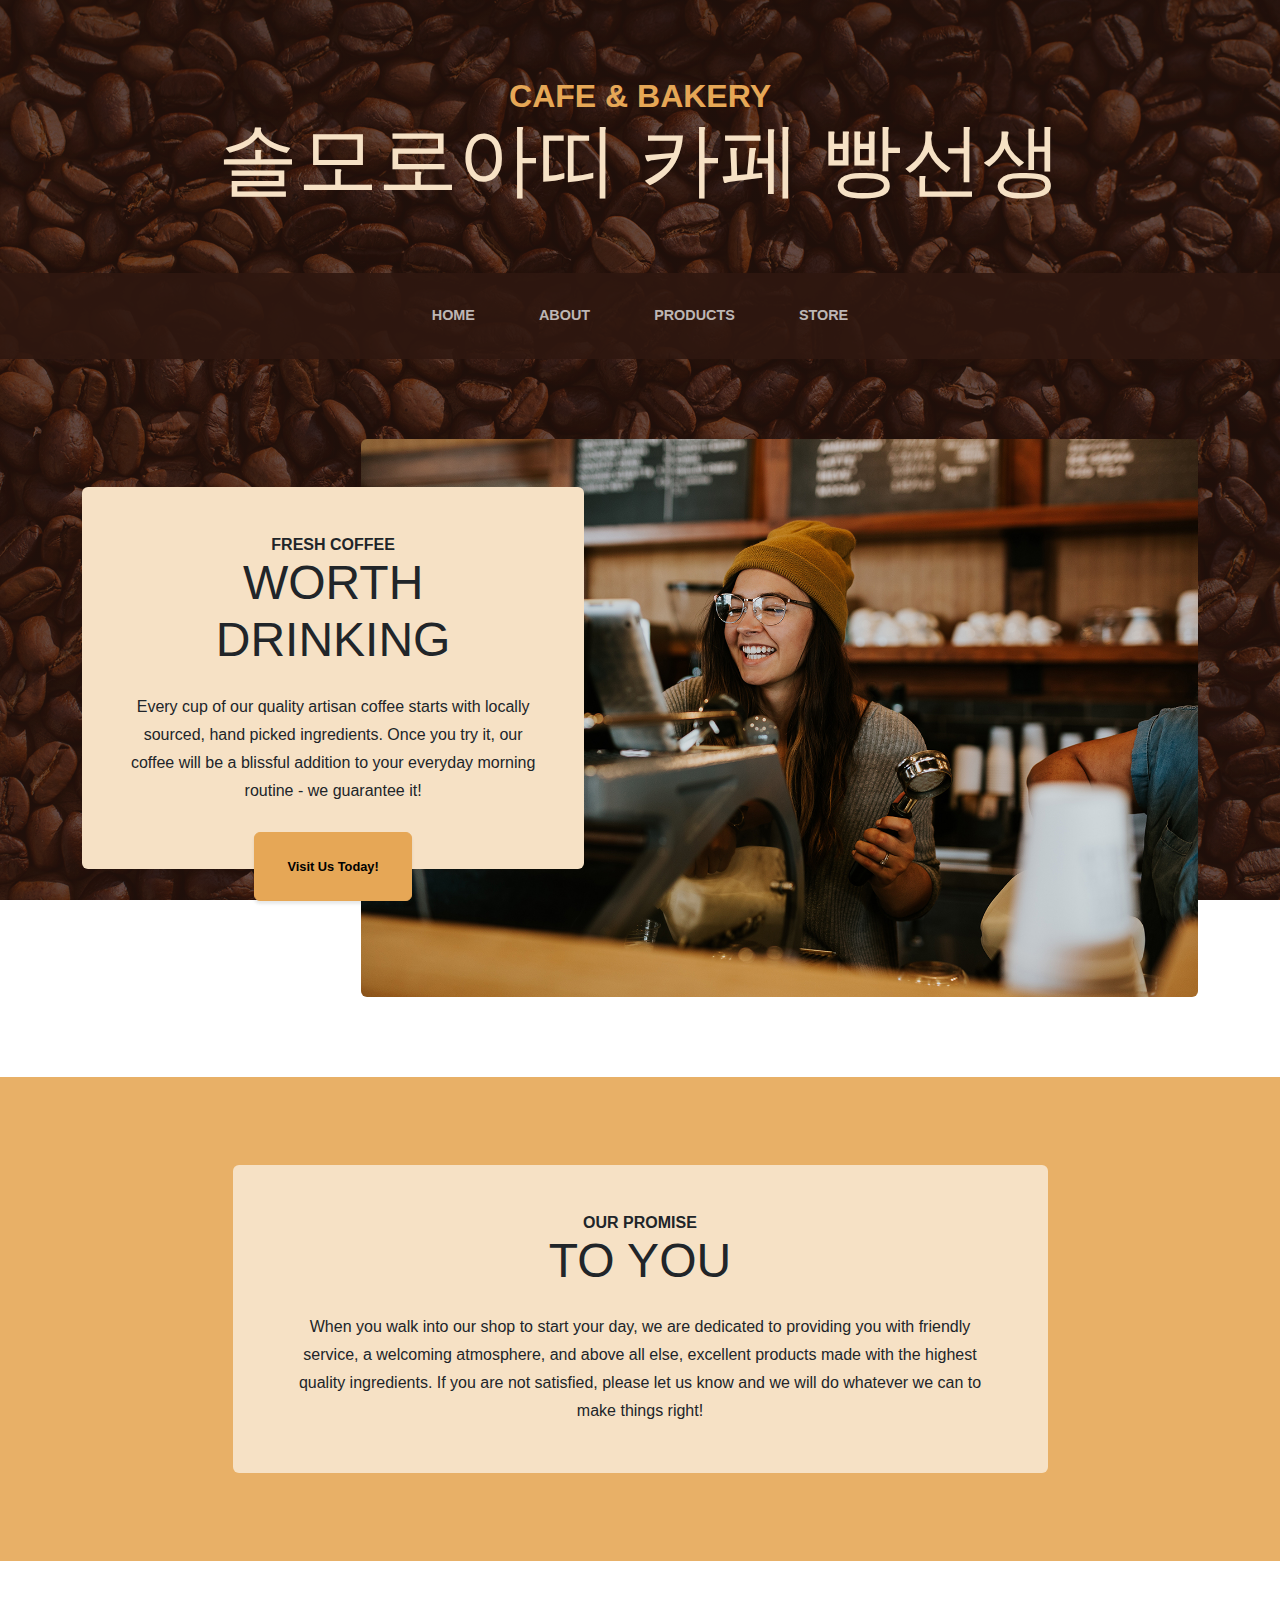
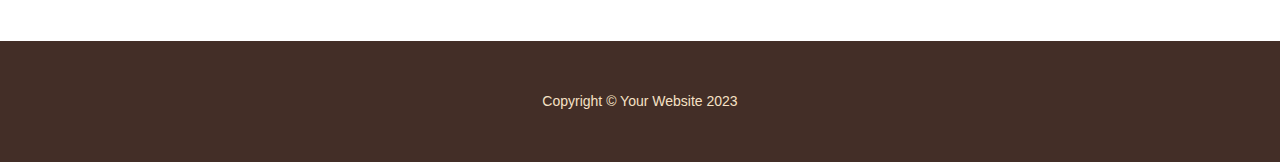
<file: index.html>
<!DOCTYPE html>
<html lang="ko">
    <head>
        <meta charset="utf-8" />
        <meta name="viewport" content="width=device-width, initial-scale=1, shrink-to-fit=no" />
        <meta name="description" content="" />
        <meta name="author" content="" />
        <title>솔모로아띠 카페 빵선생</title>
        <link rel="icon" type="image/x-icon" href="assets/favicon.ico" />
        <!-- Google fonts-->
        <link href="https://fonts.google.com/css?family=Raleway:100,100i,200,200i,300,300i,400,400i,500,500i,600,600i,700,700i,800,800i,900,900i" rel="stylesheet" />
        <link href="https://fonts.google.com/css?family=Lora:400,400i,700,700i" rel="stylesheet" />
        <!-- Core theme CSS (includes Bootstrap)-->
        <link href="css/styles.css" rel="stylesheet" />
    </head>
    <body>
        <header>
            <h1 class="site-heading text-center text-faded d-none d-lg-block">
                <span class="site-heading-upper text-primary mb-3">Cafe & Bakery</span>
                <span class="site-heading-lower Single Day">솔모로아띠 카페 빵선생</span>
            </h1>
        </header>
        <!-- Navigation-->
        <nav class="navbar navbar-expand-lg navbar-dark py-lg-4" id="mainNav">
            <div class="container">
                <a class="navbar-brand text-uppercase fw-bold d-lg-none" href="index.html">Start Bootstrap</a>
                <button class="navbar-toggler" type="button" data-bs-toggle="collapse" data-bs-target="#navbarSupportedContent" aria-controls="navbarSupportedContent" aria-expanded="false" aria-label="Toggle navigation"><span class="navbar-toggler-icon"></span></button>
                <div class="collapse navbar-collapse" id="navbarSupportedContent">
                    <ul class="navbar-nav mx-auto">
                        <li class="nav-item px-lg-4"><a class="nav-link text-uppercase" href="index.html">Home</a></li>
                        <li class="nav-item px-lg-4"><a class="nav-link text-uppercase" href="about.html">About</a></li>
                        <li class="nav-item px-lg-4"><a class="nav-link text-uppercase" href="products.html">Products</a></li>
                        <li class="nav-item px-lg-4"><a class="nav-link text-uppercase" href="store.html">Store</a></li>
                    </ul>
                </div>
            </div>
        </nav>
        <section class="page-section clearfix">
            <div class="container">
                <div class="intro">
                    <img class="intro-img img-fluid mb-3 mb-lg-0 rounded" src="assets/img/intro.jpg" alt="..." />
                    <div class="intro-text left-0 text-center bg-faded p-5 rounded">
                        <h2 class="section-heading mb-4">
                            <span class="section-heading-upper">Fresh Coffee</span>
                            <span class="section-heading-lower">Worth Drinking</span>
                        </h2>
                        <p class="mb-3">Every cup of our quality artisan coffee starts with locally sourced, hand picked ingredients. Once you try it, our coffee will be a blissful addition to your everyday morning routine - we guarantee it!</p>
                        <div class="intro-button mx-auto"><a class="btn btn-primary btn-xl" href="#!">Visit Us Today!</a></div>
                    </div>
                </div>
            </div>
        </section>
        <section class="page-section cta">
            <div class="container">
                <div class="row">
                    <div class="col-xl-9 mx-auto">
                        <div class="cta-inner bg-faded text-center rounded">
                            <h2 class="section-heading mb-4">
                                <span class="section-heading-upper">Our Promise</span>
                                <span class="section-heading-lower">To You</span>
                            </h2>
                            <p class="mb-0">When you walk into our shop to start your day, we are dedicated to providing you with friendly service, a welcoming atmosphere, and above all else, excellent products made with the highest quality ingredients. If you are not satisfied, please let us know and we will do whatever we can to make things right!</p>
                        </div>
                    </div>
                </div>
            </div>
        </section>
        <footer class="footer text-faded text-center py-5">
            <div class="container"><p class="m-0 small">Copyright &copy; Your Website 2023</p></div>
        </footer>
        <!-- Bootstrap core JS-->
        <script src="https://cdn.jsdelivr.net/npm/bootstrap@5.2.3/dist/js/bootstrap.bundle.min.js"></script>
        <!-- Core theme JS-->
        <script src="js/scripts.js"></script>
    </body>
</html>
</file>
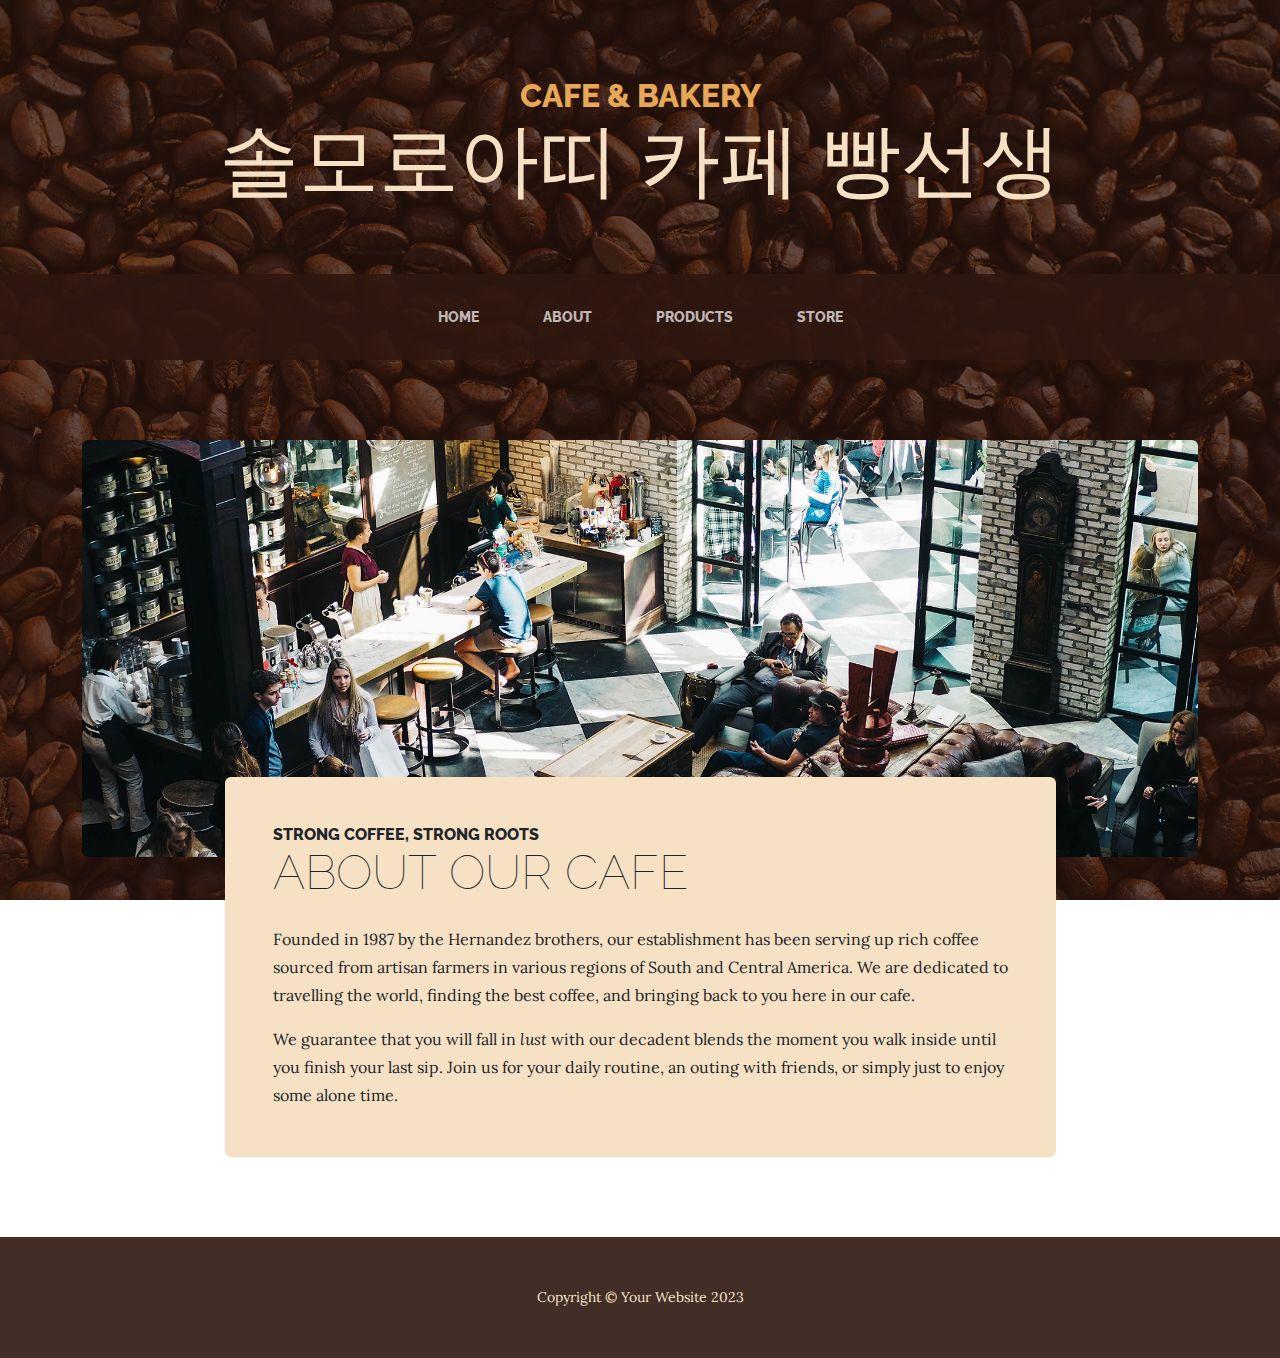
<file: about.html>
<!DOCTYPE html>
<html lang="en">
    <head>
        <meta charset="utf-8" />
        <meta name="viewport" content="width=device-width, initial-scale=1, shrink-to-fit=no" />
        <meta name="description" content="" />
        <meta name="author" content="" />
        <title>솔모로아띠 카페 빵선생</title>
        <link rel="icon" type="image/x-icon" href="assets/favicon.ico" />
        <!-- Google fonts-->
        <link href="https://fonts.googleapis.com/css?family=Raleway:100,100i,200,200i,300,300i,400,400i,500,500i,600,600i,700,700i,800,800i,900,900i" rel="stylesheet" />
        <link href="https://fonts.googleapis.com/css?family=Lora:400,400i,700,700i" rel="stylesheet" />
        <!-- Core theme CSS (includes Bootstrap)-->
        <link href="css/styles.css" rel="stylesheet" />
    </head>
    <body>
        <header>
            <h1 class="site-heading text-center text-faded d-none d-lg-block">
                <span class="site-heading-upper text-primary mb-3">Cafe & Bakery</span>
                <span class="site-heading-lower">솔모로아띠 카페 빵선생</span>
            </h1>
        </header>
        <!-- Navigation-->
        <nav class="navbar navbar-expand-lg navbar-dark py-lg-4" id="mainNav">
            <div class="container">
                <a class="navbar-brand text-uppercase fw-bold d-lg-none" href="index.html">Start Bootstrap</a>
                <button class="navbar-toggler" type="button" data-bs-toggle="collapse" data-bs-target="#navbarSupportedContent" aria-controls="navbarSupportedContent" aria-expanded="false" aria-label="Toggle navigation"><span class="navbar-toggler-icon"></span></button>
                <div class="collapse navbar-collapse" id="navbarSupportedContent">
                    <ul class="navbar-nav mx-auto">
                        <li class="nav-item px-lg-4"><a class="nav-link text-uppercase" href="index.html">Home</a></li>
                        <li class="nav-item px-lg-4"><a class="nav-link text-uppercase" href="about.html">About</a></li>
                        <li class="nav-item px-lg-4"><a class="nav-link text-uppercase" href="products.html">Products</a></li>
                        <li class="nav-item px-lg-4"><a class="nav-link text-uppercase" href="store.html">Store</a></li>
                    </ul>
                </div>
            </div>
        </nav>
        <section class="page-section about-heading">
            <div class="container">
                <img class="img-fluid rounded about-heading-img mb-3 mb-lg-0" src="assets/img/about.jpg" alt="..." />
                <div class="about-heading-content">
                    <div class="row">
                        <div class="col-xl-9 col-lg-10 mx-auto">
                            <div class="bg-faded rounded p-5">
                                <h2 class="section-heading mb-4">
                                    <span class="section-heading-upper">Strong Coffee, Strong Roots</span>
                                    <span class="section-heading-lower">About Our Cafe</span>
                                </h2>
                                <p>Founded in 1987 by the Hernandez brothers, our establishment has been serving up rich coffee sourced from artisan farmers in various regions of South and Central America. We are dedicated to travelling the world, finding the best coffee, and bringing back to you here in our cafe.</p>
                                <p class="mb-0">
                                    We guarantee that you will fall in
                                    <em>lust</em>
                                    with our decadent blends the moment you walk inside until you finish your last sip. Join us for your daily routine, an outing with friends, or simply just to enjoy some alone time.
                                </p>
                            </div>
                        </div>
                    </div>
                </div>
            </div>
        </section>
        <footer class="footer text-faded text-center py-5">
            <div class="container"><p class="m-0 small">Copyright &copy; Your Website 2023</p></div>
        </footer>
        <!-- Bootstrap core JS-->
        <script src="https://cdn.jsdelivr.net/npm/bootstrap@5.2.3/dist/js/bootstrap.bundle.min.js"></script>
        <!-- Core theme JS-->
        <script src="js/scripts.js"></script>
    </body>
</html>
</file>
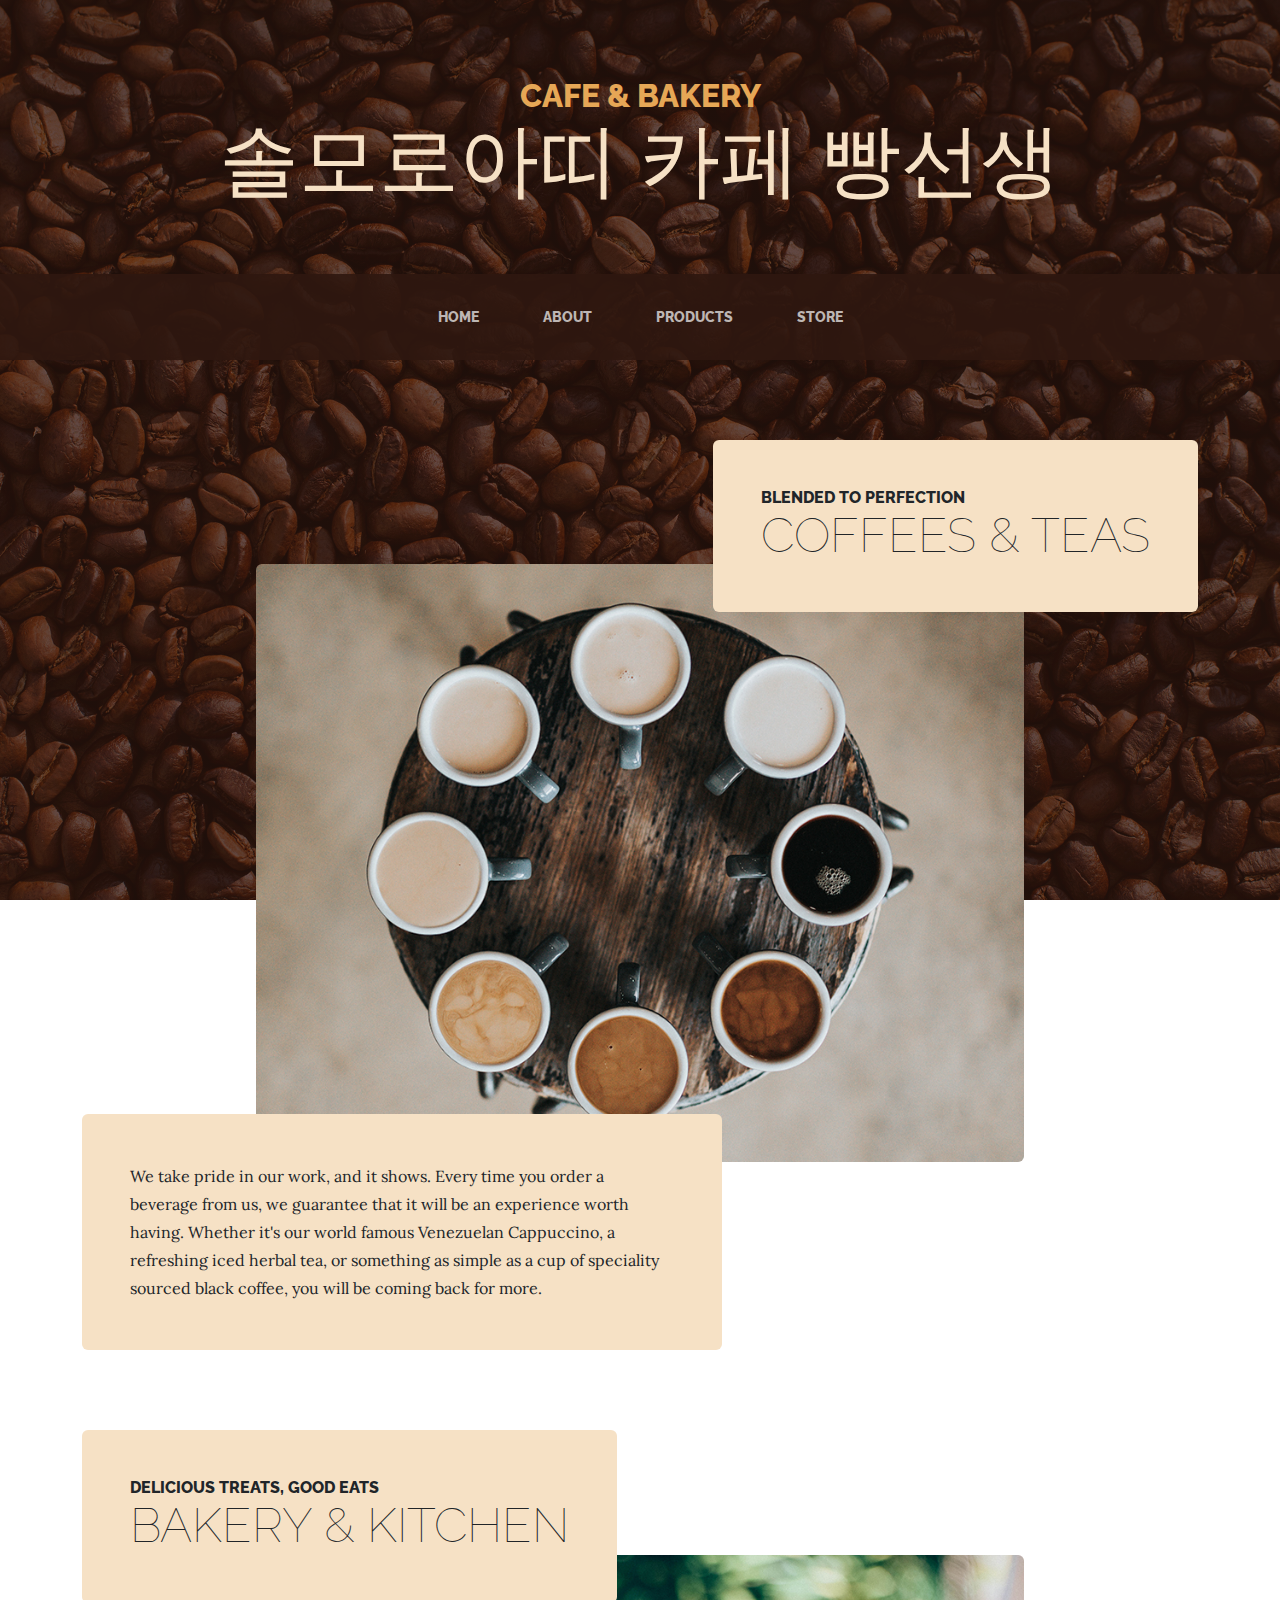
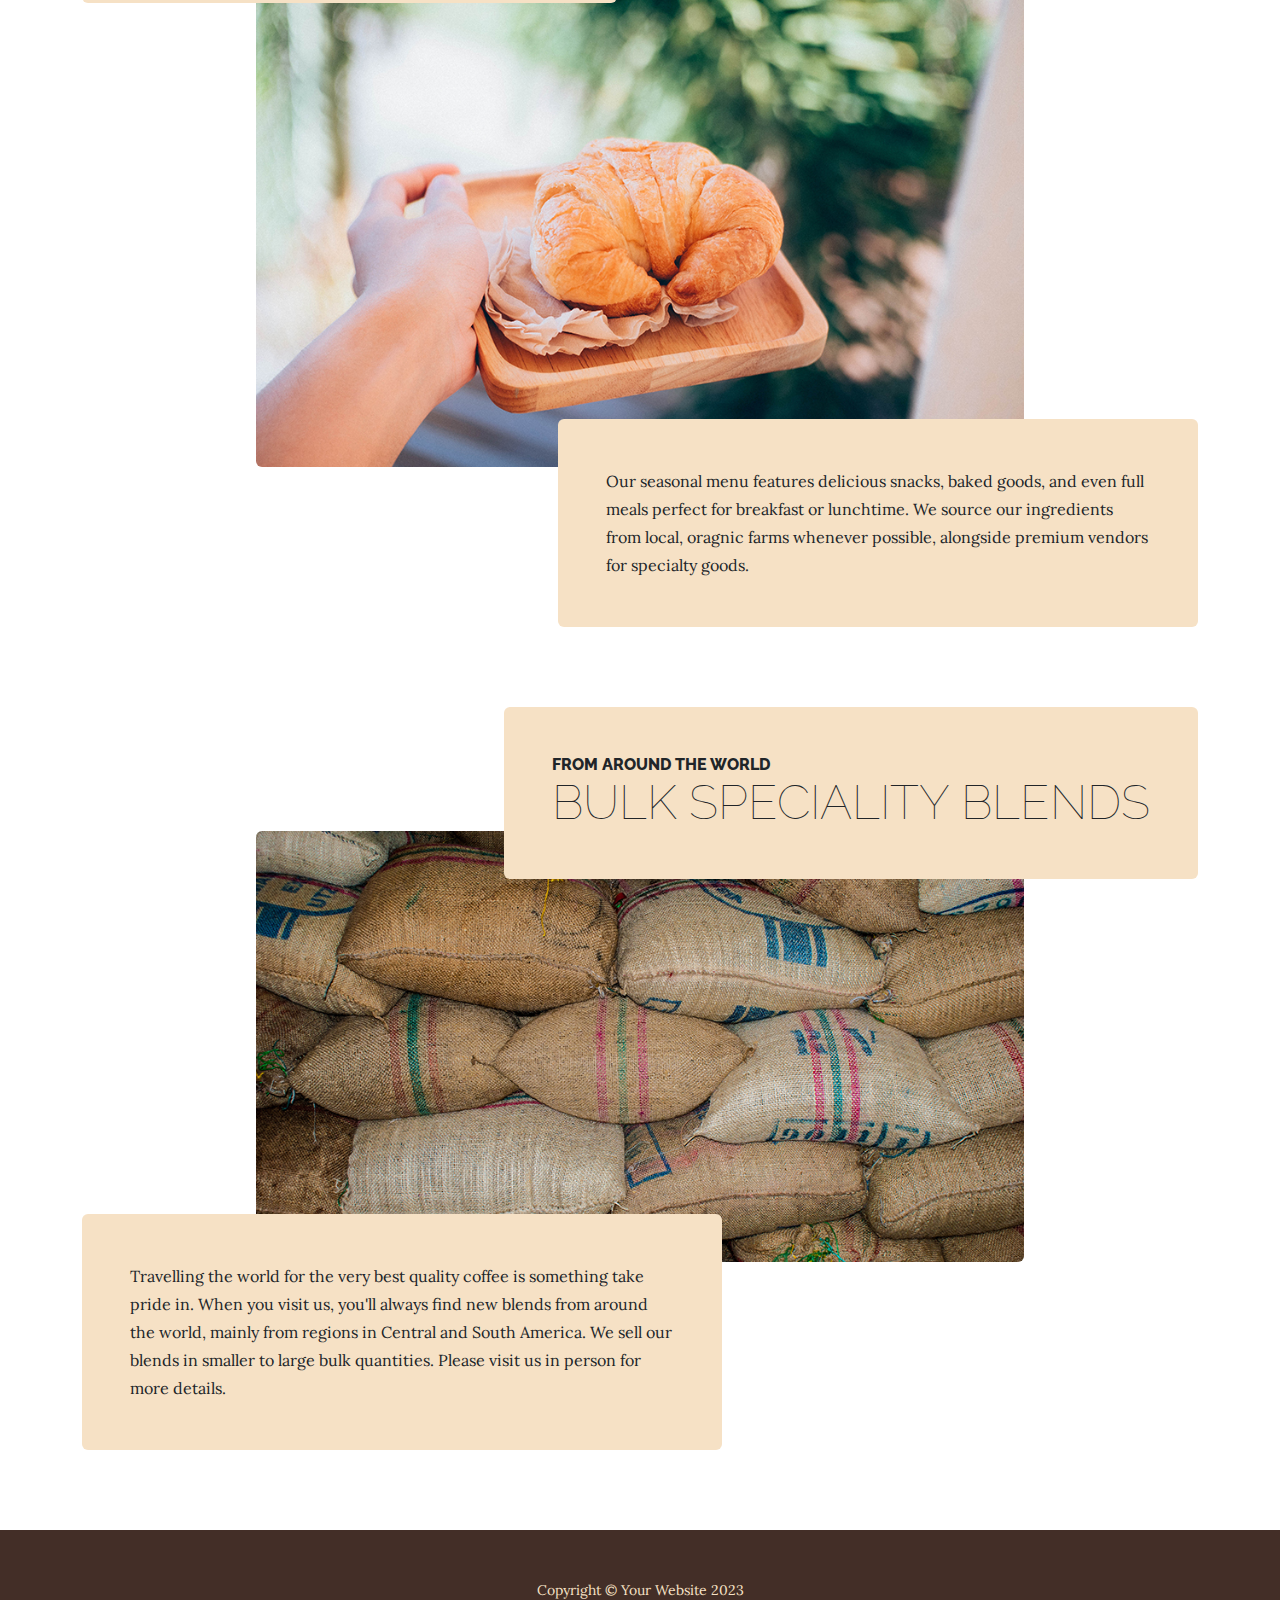
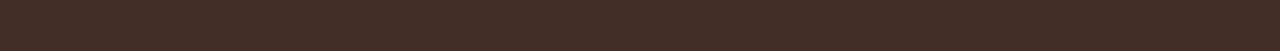
<file: products.html>
<!DOCTYPE html>
<html lang="en">
    <head>
        <meta charset="utf-8" />
        <meta name="viewport" content="width=device-width, initial-scale=1, shrink-to-fit=no" />
        <meta name="description" content="" />
        <meta name="author" content="" />
        <title>솔모로아띠 카페 빵선생</title>
        <link rel="icon" type="image/x-icon" href="assets/favicon.ico" />
        <!-- Google fonts-->
        <link href="https://fonts.googleapis.com/css?family=Raleway:100,100i,200,200i,300,300i,400,400i,500,500i,600,600i,700,700i,800,800i,900,900i" rel="stylesheet" />
        <link href="https://fonts.googleapis.com/css?family=Lora:400,400i,700,700i" rel="stylesheet" />
        <!-- Core theme CSS (includes Bootstrap)-->
        <link href="css/styles.css" rel="stylesheet" />
    </head>
    <body>
        <header>
            <h1 class="site-heading text-center text-faded d-none d-lg-block">
                <span class="site-heading-upper text-primary mb-3">Cafe & Bakery</span>
                <span class="site-heading-lower">솔모로아띠 카페 빵선생</span>
            </h1>
        </header>
        <!-- Navigation-->
        <nav class="navbar navbar-expand-lg navbar-dark py-lg-4" id="mainNav">
            <div class="container">
                <a class="navbar-brand text-uppercase fw-bold d-lg-none" href="index.html">Start Bootstrap</a>
                <button class="navbar-toggler" type="button" data-bs-toggle="collapse" data-bs-target="#navbarSupportedContent" aria-controls="navbarSupportedContent" aria-expanded="false" aria-label="Toggle navigation"><span class="navbar-toggler-icon"></span></button>
                <div class="collapse navbar-collapse" id="navbarSupportedContent">
                    <ul class="navbar-nav mx-auto">
                        <li class="nav-item px-lg-4"><a class="nav-link text-uppercase" href="index.html">Home</a></li>
                        <li class="nav-item px-lg-4"><a class="nav-link text-uppercase" href="about.html">About</a></li>
                        <li class="nav-item px-lg-4"><a class="nav-link text-uppercase" href="products.html">Products</a></li>
                        <li class="nav-item px-lg-4"><a class="nav-link text-uppercase" href="store.html">Store</a></li>
                    </ul>
                </div>
            </div>
        </nav>
        <section class="page-section">
            <div class="container">
                <div class="product-item">
                    <div class="product-item-title d-flex">
                        <div class="bg-faded p-5 d-flex ms-auto rounded">
                            <h2 class="section-heading mb-0">
                                <span class="section-heading-upper">Blended to Perfection</span>
                                <span class="section-heading-lower">Coffees & Teas</span>
                            </h2>
                        </div>
                    </div>
                    <img class="product-item-img mx-auto d-flex rounded img-fluid mb-3 mb-lg-0" src="assets/img/products-01.jpg" alt="..." />
                    <div class="product-item-description d-flex me-auto">
                        <div class="bg-faded p-5 rounded"><p class="mb-0">We take pride in our work, and it shows. Every time you order a beverage from us, we guarantee that it will be an experience worth having. Whether it's our world famous Venezuelan Cappuccino, a refreshing iced herbal tea, or something as simple as a cup of speciality sourced black coffee, you will be coming back for more.</p></div>
                    </div>
                </div>
            </div>
        </section>
        <section class="page-section">
            <div class="container">
                <div class="product-item">
                    <div class="product-item-title d-flex">
                        <div class="bg-faded p-5 d-flex me-auto rounded">
                            <h2 class="section-heading mb-0">
                                <span class="section-heading-upper">Delicious Treats, Good Eats</span>
                                <span class="section-heading-lower">Bakery & Kitchen</span>
                            </h2>
                        </div>
                    </div>
                    <img class="product-item-img mx-auto d-flex rounded img-fluid mb-3 mb-lg-0" src="assets/img/products-02.jpg" alt="..." />
                    <div class="product-item-description d-flex ms-auto">
                        <div class="bg-faded p-5 rounded"><p class="mb-0">Our seasonal menu features delicious snacks, baked goods, and even full meals perfect for breakfast or lunchtime. We source our ingredients from local, oragnic farms whenever possible, alongside premium vendors for specialty goods.</p></div>
                    </div>
                </div>
            </div>
        </section>
        <section class="page-section">
            <div class="container">
                <div class="product-item">
                    <div class="product-item-title d-flex">
                        <div class="bg-faded p-5 d-flex ms-auto rounded">
                            <h2 class="section-heading mb-0">
                                <span class="section-heading-upper">From Around the World</span>
                                <span class="section-heading-lower">Bulk Speciality Blends</span>
                            </h2>
                        </div>
                    </div>
                    <img class="product-item-img mx-auto d-flex rounded img-fluid mb-3 mb-lg-0" src="assets/img/products-03.jpg" alt="..." />
                    <div class="product-item-description d-flex me-auto">
                        <div class="bg-faded p-5 rounded"><p class="mb-0">Travelling the world for the very best quality coffee is something take pride in. When you visit us, you'll always find new blends from around the world, mainly from regions in Central and South America. We sell our blends in smaller to large bulk quantities. Please visit us in person for more details.</p></div>
                    </div>
                </div>
            </div>
        </section>
        <footer class="footer text-faded text-center py-5">
            <div class="container"><p class="m-0 small">Copyright &copy; Your Website 2023</p></div>
        </footer>
        <!-- Bootstrap core JS-->
        <script src="https://cdn.jsdelivr.net/npm/bootstrap@5.2.3/dist/js/bootstrap.bundle.min.js"></script>
        <!-- Core theme JS-->
        <script src="js/scripts.js"></script>
    </body>
</html>
</file>
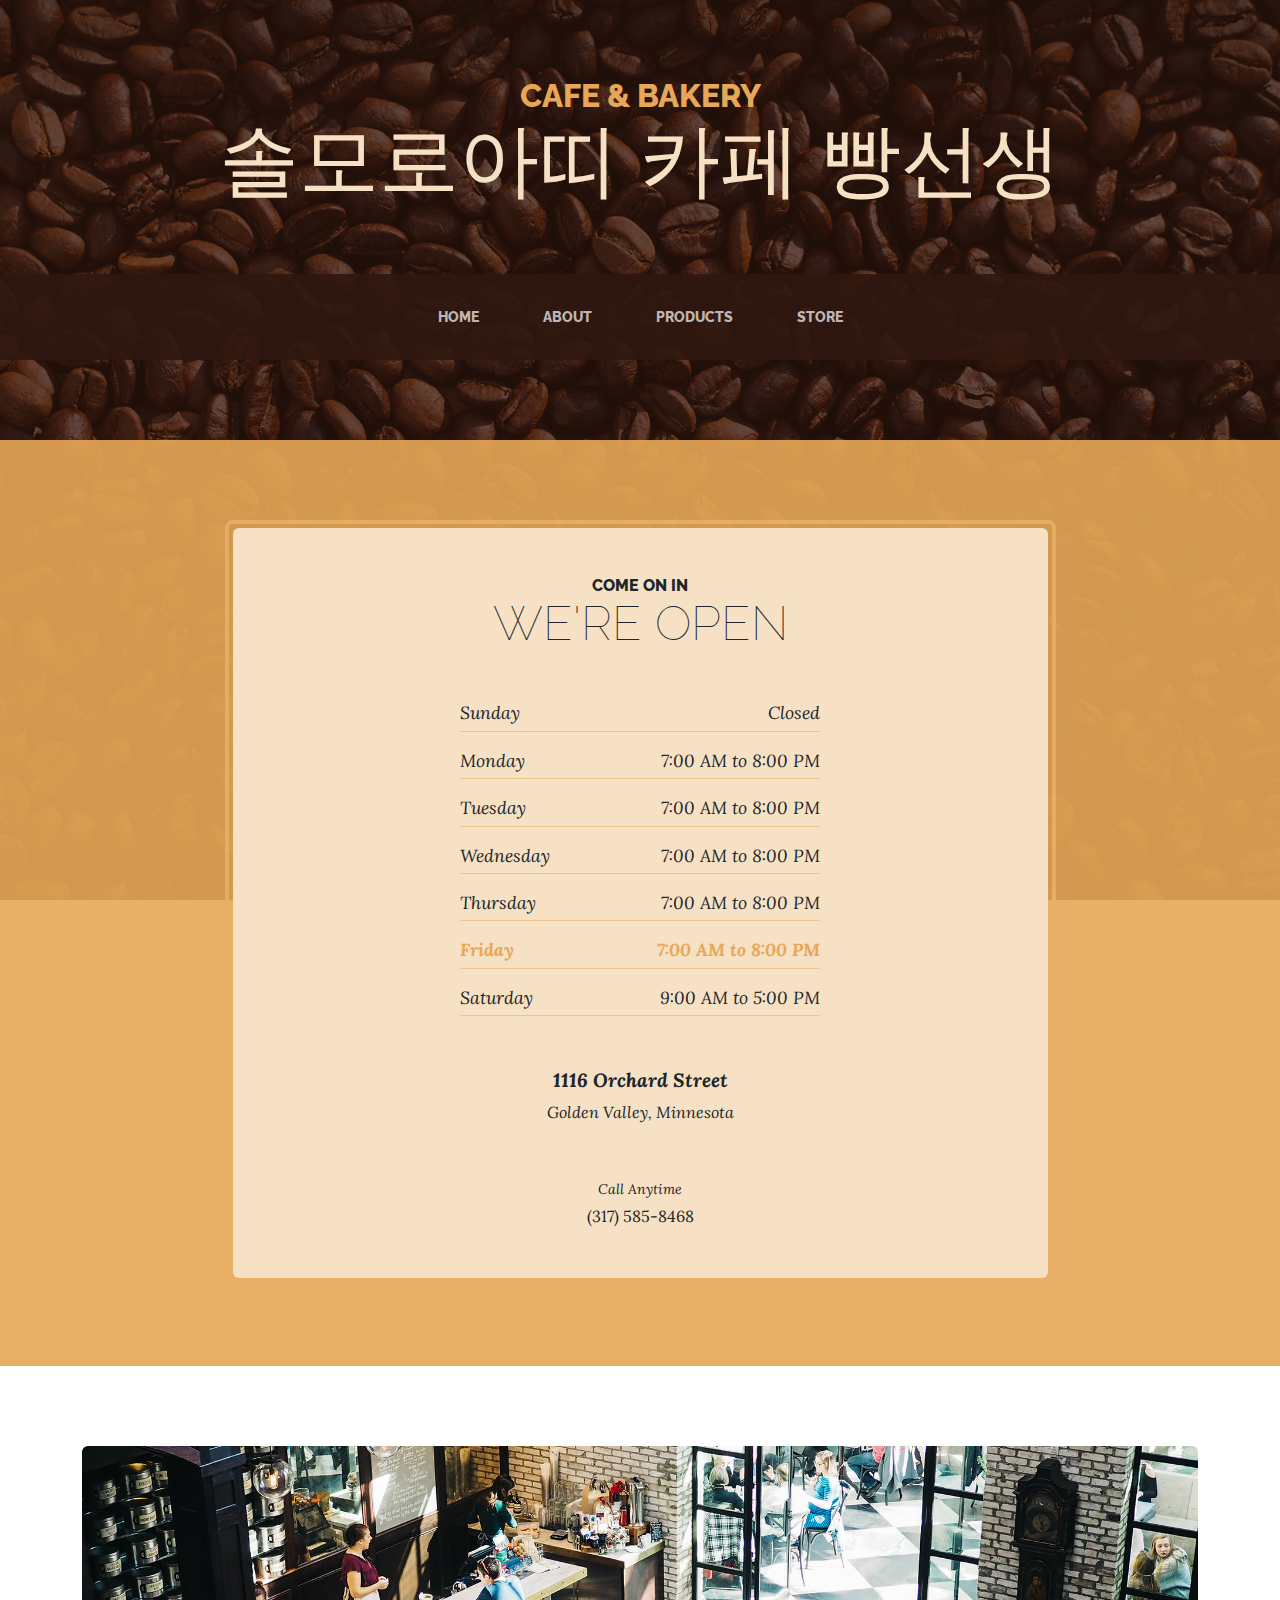
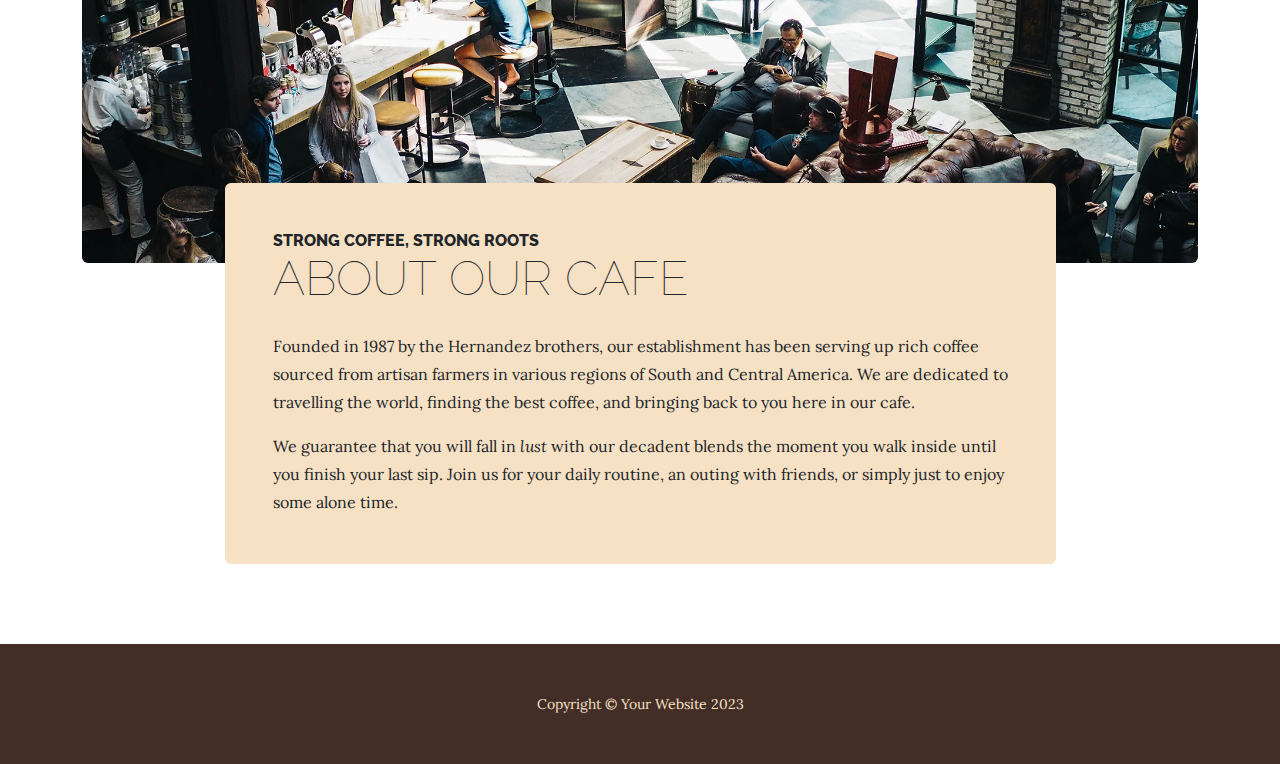
<file: store.html>
<!DOCTYPE html>
<html lang="en">
    <head>
        <meta charset="utf-8" />
        <meta name="viewport" content="width=device-width, initial-scale=1, shrink-to-fit=no" />
        <meta name="description" content="" />
        <meta name="author" content="" />
        <title>솔모로아띠 카페 빵선생</title>
        <link rel="icon" type="image/x-icon" href="assets/favicon.ico" />
        <!-- Google fonts-->
        <link href="https://fonts.googleapis.com/css?family=Raleway:100,100i,200,200i,300,300i,400,400i,500,500i,600,600i,700,700i,800,800i,900,900i" rel="stylesheet" />
        <link href="https://fonts.googleapis.com/css?family=Lora:400,400i,700,700i" rel="stylesheet" />
        <!-- Core theme CSS (includes Bootstrap)-->
        <link href="css/styles.css" rel="stylesheet" />
    </head>
    <body>
        <header>
            <h1 class="site-heading text-center text-faded d-none d-lg-block">
                <span class="site-heading-upper text-primary mb-3">Cafe & Bakery</span>
                <span class="site-heading-lower">솔모로아띠 카페 빵선생</span>
            </h1>
        </header>
        <!-- Navigation-->
        <nav class="navbar navbar-expand-lg navbar-dark py-lg-4" id="mainNav">
            <div class="container">
                <a class="navbar-brand text-uppercase fw-bold d-lg-none" href="index.html">Start Bootstrap</a>
                <button class="navbar-toggler" type="button" data-bs-toggle="collapse" data-bs-target="#navbarSupportedContent" aria-controls="navbarSupportedContent" aria-expanded="false" aria-label="Toggle navigation"><span class="navbar-toggler-icon"></span></button>
                <div class="collapse navbar-collapse" id="navbarSupportedContent">
                    <ul class="navbar-nav mx-auto">
                        <li class="nav-item px-lg-4"><a class="nav-link text-uppercase" href="index.html">Home</a></li>
                        <li class="nav-item px-lg-4"><a class="nav-link text-uppercase" href="about.html">About</a></li>
                        <li class="nav-item px-lg-4"><a class="nav-link text-uppercase" href="products.html">Products</a></li>
                        <li class="nav-item px-lg-4"><a class="nav-link text-uppercase" href="store.html">Store</a></li>
                    </ul>
                </div>
            </div>
        </nav>
        <section class="page-section cta">
            <div class="container">
                <div class="row">
                    <div class="col-xl-9 mx-auto">
                        <div class="cta-inner bg-faded text-center rounded">
                            <h2 class="section-heading mb-5">
                                <span class="section-heading-upper">Come On In</span>
                                <span class="section-heading-lower">We're Open</span>
                            </h2>
                            <ul class="list-unstyled list-hours mb-5 text-left mx-auto">
                                <li class="list-unstyled-item list-hours-item d-flex">
                                    Sunday
                                    <span class="ms-auto">Closed</span>
                                </li>
                                <li class="list-unstyled-item list-hours-item d-flex">
                                    Monday
                                    <span class="ms-auto">7:00 AM to 8:00 PM</span>
                                </li>
                                <li class="list-unstyled-item list-hours-item d-flex">
                                    Tuesday
                                    <span class="ms-auto">7:00 AM to 8:00 PM</span>
                                </li>
                                <li class="list-unstyled-item list-hours-item d-flex">
                                    Wednesday
                                    <span class="ms-auto">7:00 AM to 8:00 PM</span>
                                </li>
                                <li class="list-unstyled-item list-hours-item d-flex">
                                    Thursday
                                    <span class="ms-auto">7:00 AM to 8:00 PM</span>
                                </li>
                                <li class="list-unstyled-item list-hours-item d-flex">
                                    Friday
                                    <span class="ms-auto">7:00 AM to 8:00 PM</span>
                                </li>
                                <li class="list-unstyled-item list-hours-item d-flex">
                                    Saturday
                                    <span class="ms-auto">9:00 AM to 5:00 PM</span>
                                </li>
                            </ul>
                            <p class="address mb-5">
                                <em>
                                    <strong>1116 Orchard Street</strong>
                                    <br />
                                    Golden Valley, Minnesota
                                </em>
                            </p>
                            <p class="mb-0">
                                <small><em>Call Anytime</em></small>
                                <br />
                                (317) 585-8468
                            </p>
                        </div>
                    </div>
                </div>
            </div>
        </section>
        <section class="page-section about-heading">
            <div class="container">
                <img class="img-fluid rounded about-heading-img mb-3 mb-lg-0" src="assets/img/about.jpg" alt="..." />
                <div class="about-heading-content">
                    <div class="row">
                        <div class="col-xl-9 col-lg-10 mx-auto">
                            <div class="bg-faded rounded p-5">
                                <h2 class="section-heading mb-4">
                                    <span class="section-heading-upper">Strong Coffee, Strong Roots</span>
                                    <span class="section-heading-lower">About Our Cafe</span>
                                </h2>
                                <p>Founded in 1987 by the Hernandez brothers, our establishment has been serving up rich coffee sourced from artisan farmers in various regions of South and Central America. We are dedicated to travelling the world, finding the best coffee, and bringing back to you here in our cafe.</p>
                                <p class="mb-0">
                                    We guarantee that you will fall in
                                    <em>lust</em>
                                    with our decadent blends the moment you walk inside until you finish your last sip. Join us for your daily routine, an outing with friends, or simply just to enjoy some alone time.
                                </p>
                            </div>
                        </div>
                    </div>
                </div>
            </div>
        </section>
        <footer class="footer text-faded text-center py-5">
            <div class="container"><p class="m-0 small">Copyright &copy; Your Website 2023</p></div>
        </footer>
        <!-- Bootstrap core JS-->
        <script src="https://cdn.jsdelivr.net/npm/bootstrap@5.2.3/dist/js/bootstrap.bundle.min.js"></script>
        <!-- Core theme JS-->
        <script src="js/scripts.js"></script>
    </body>
</html>
</file>
